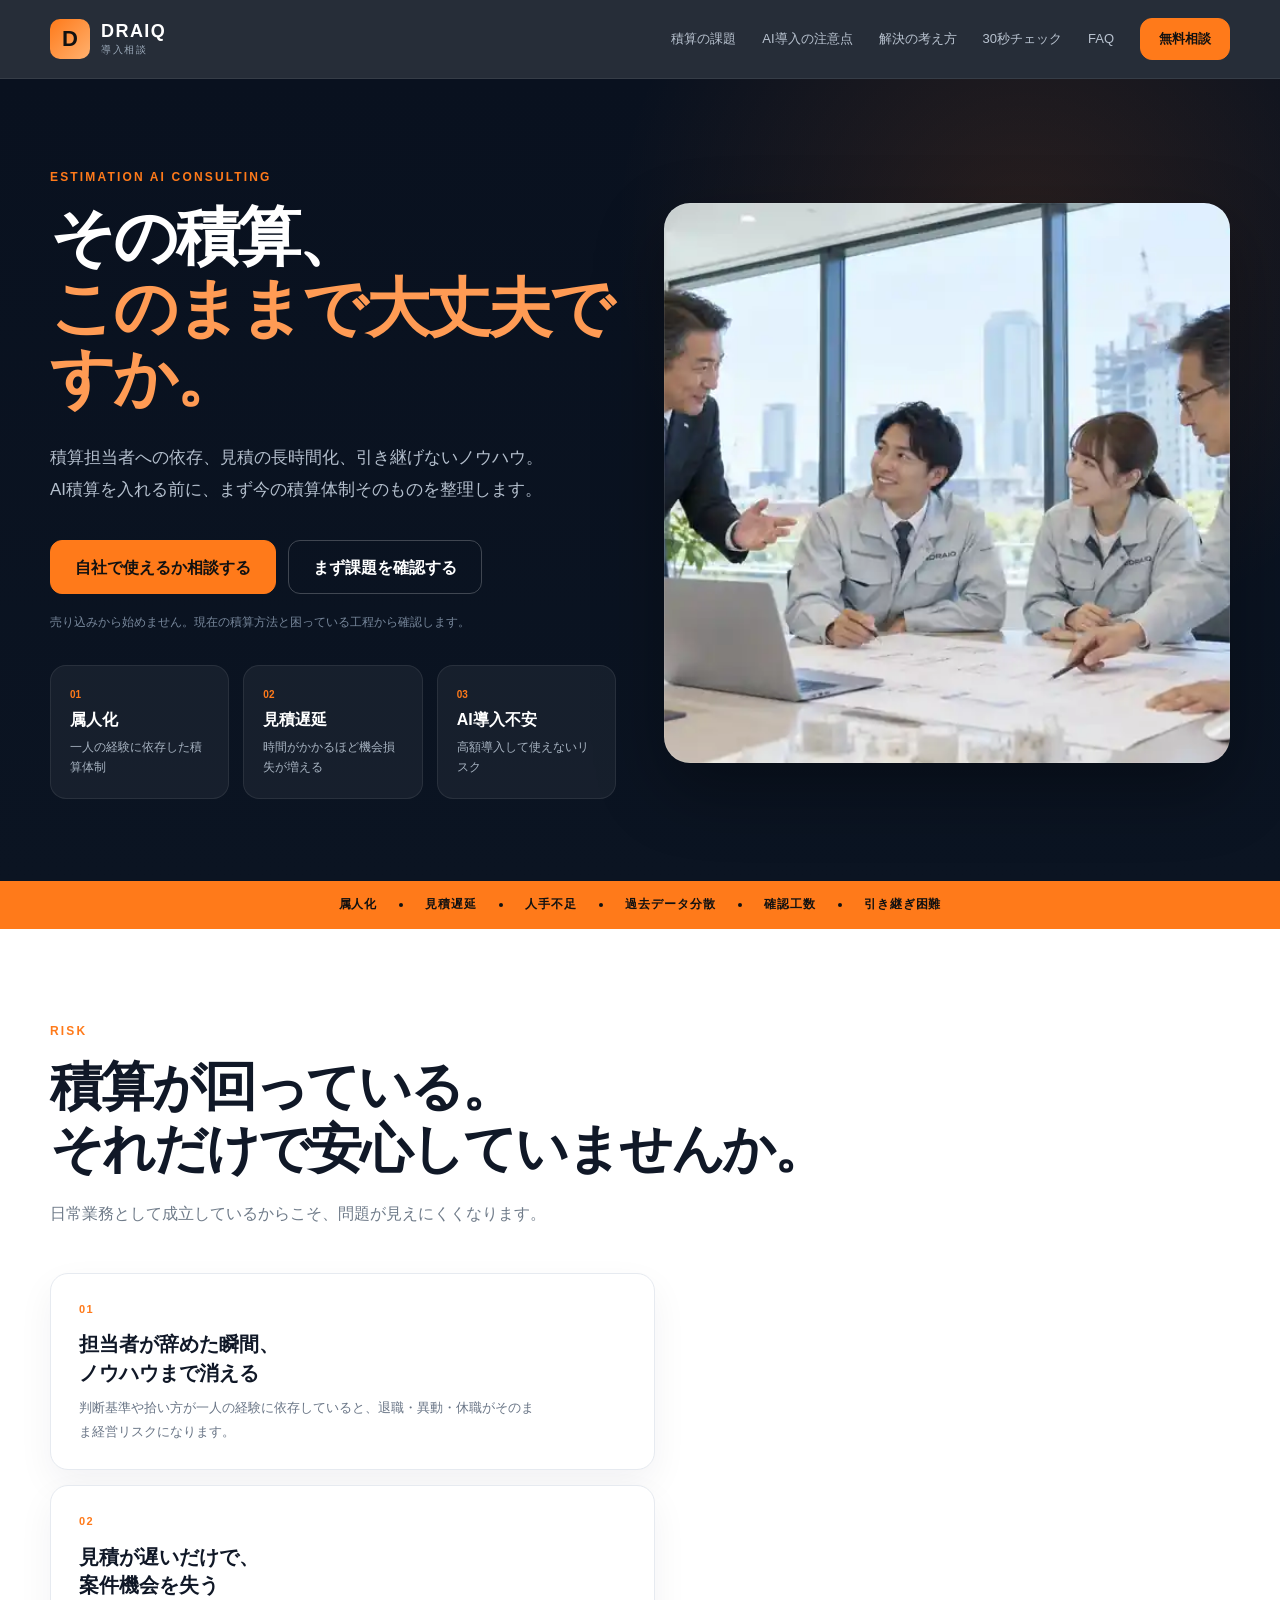
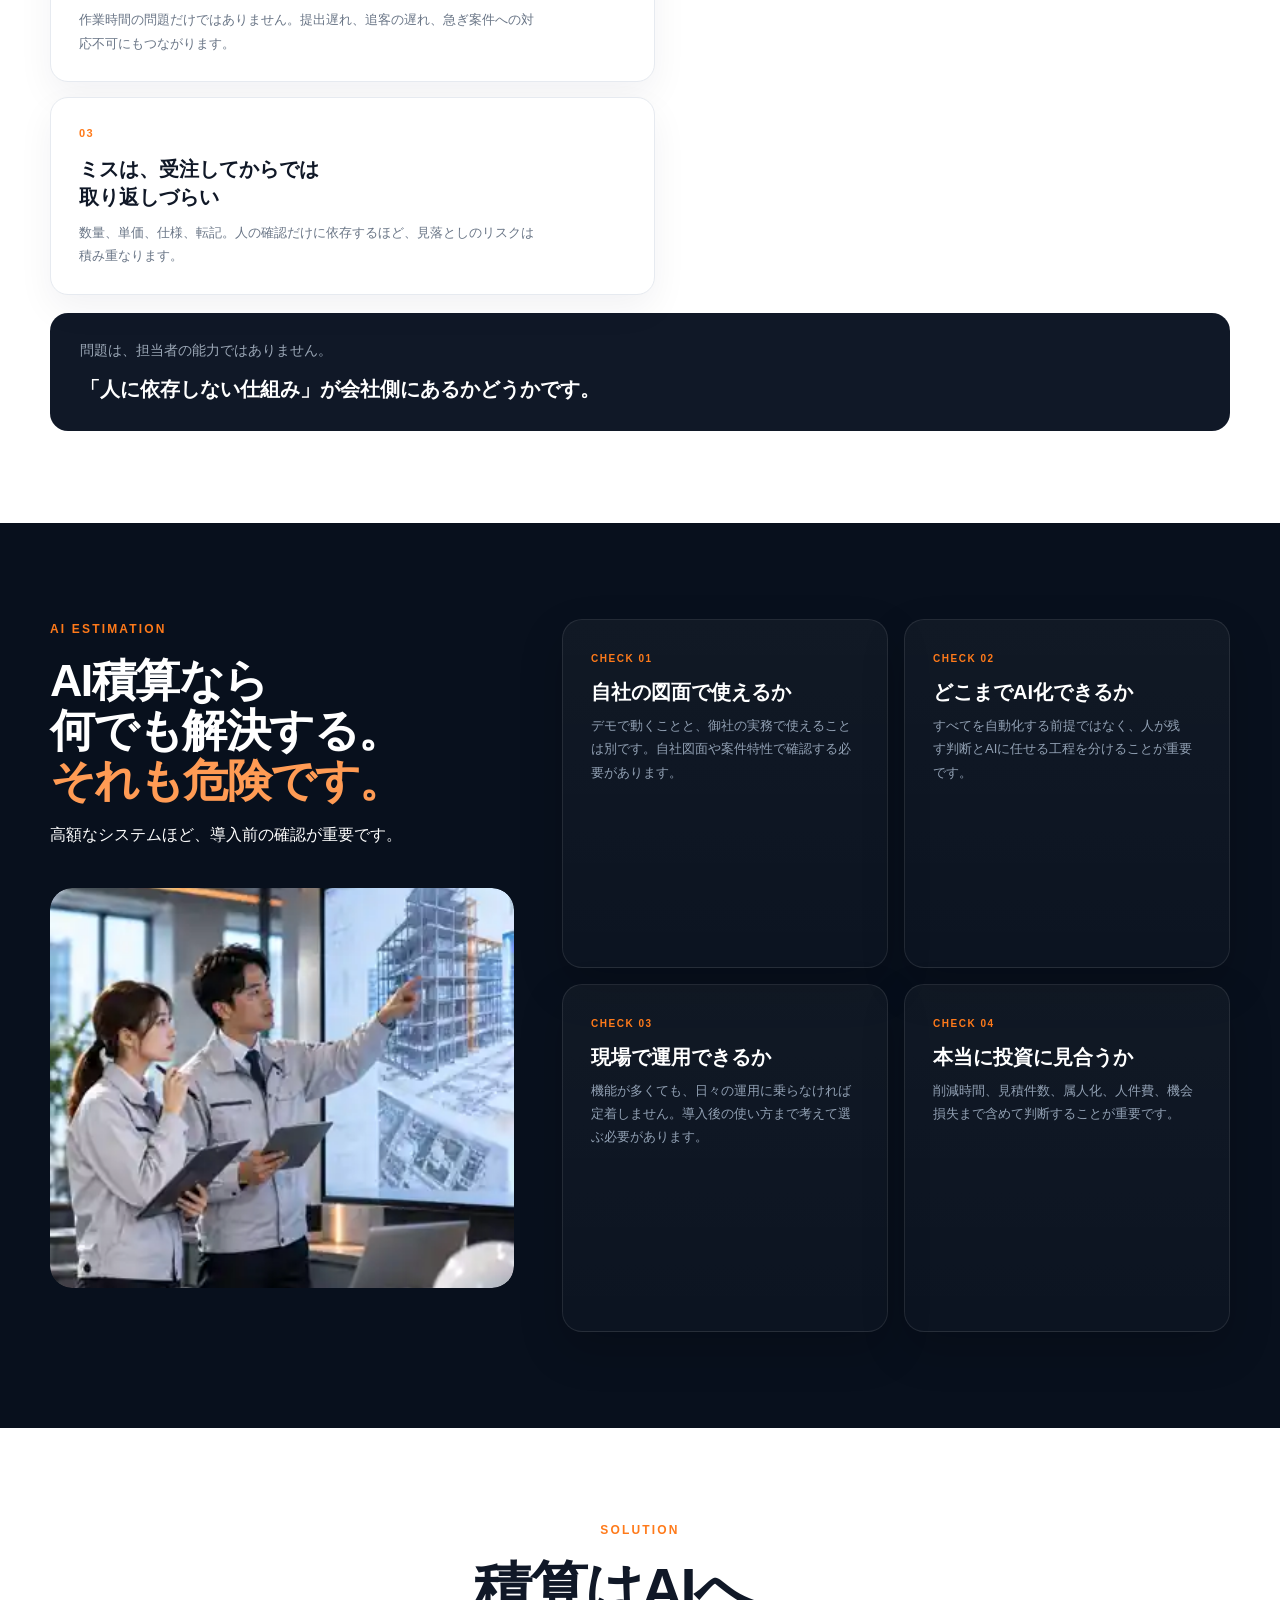
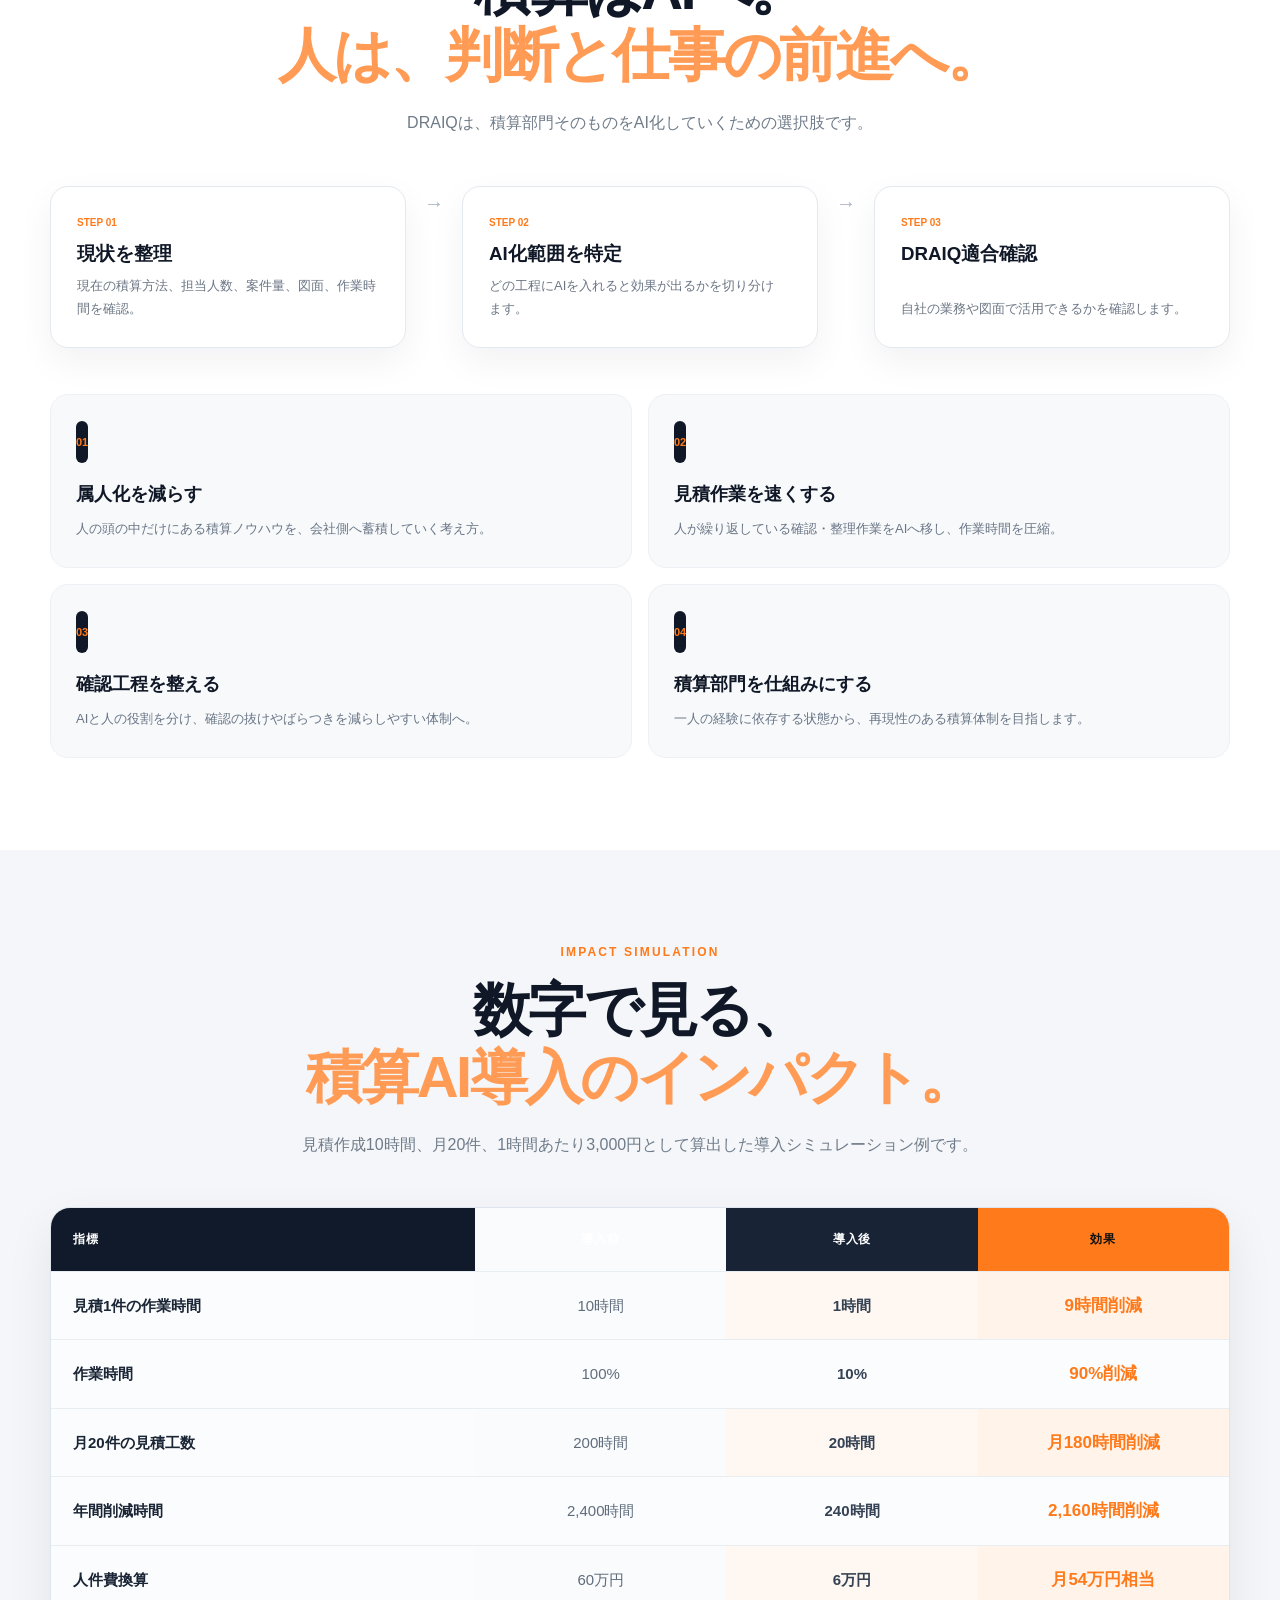
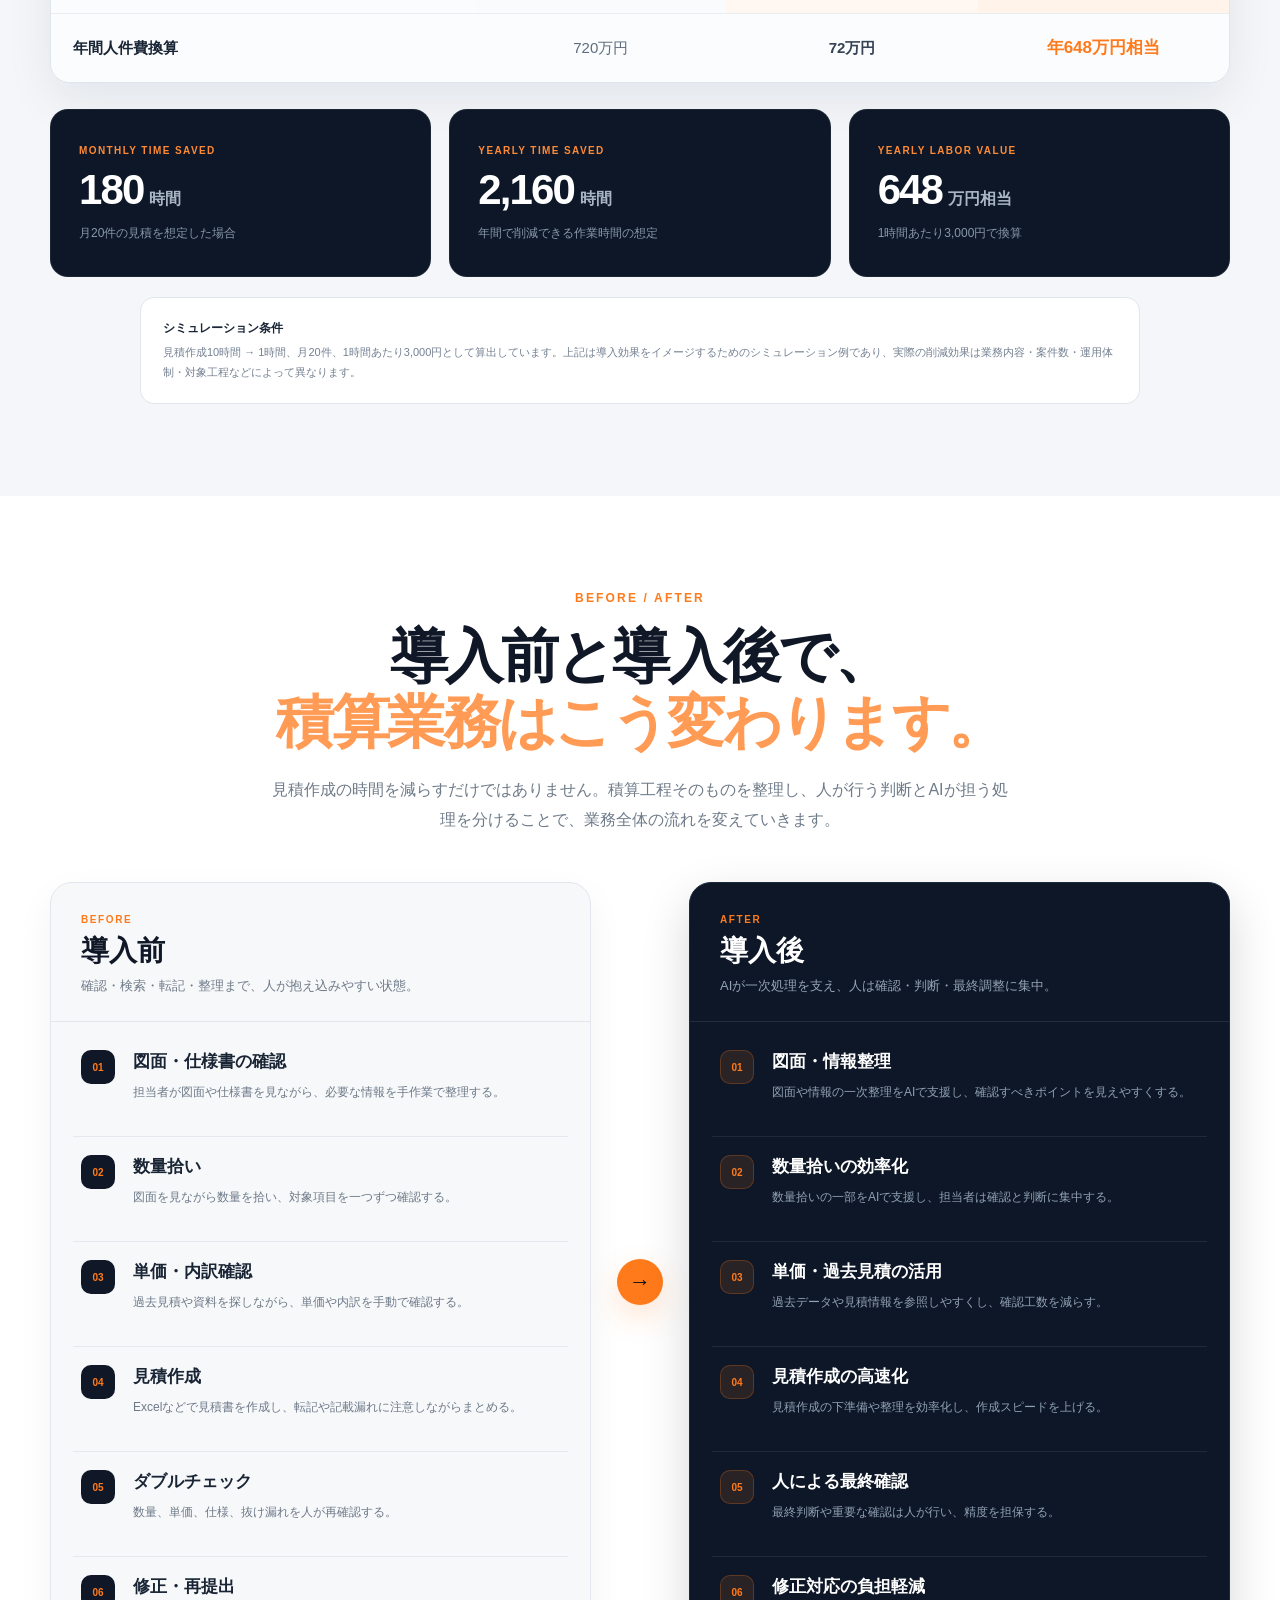
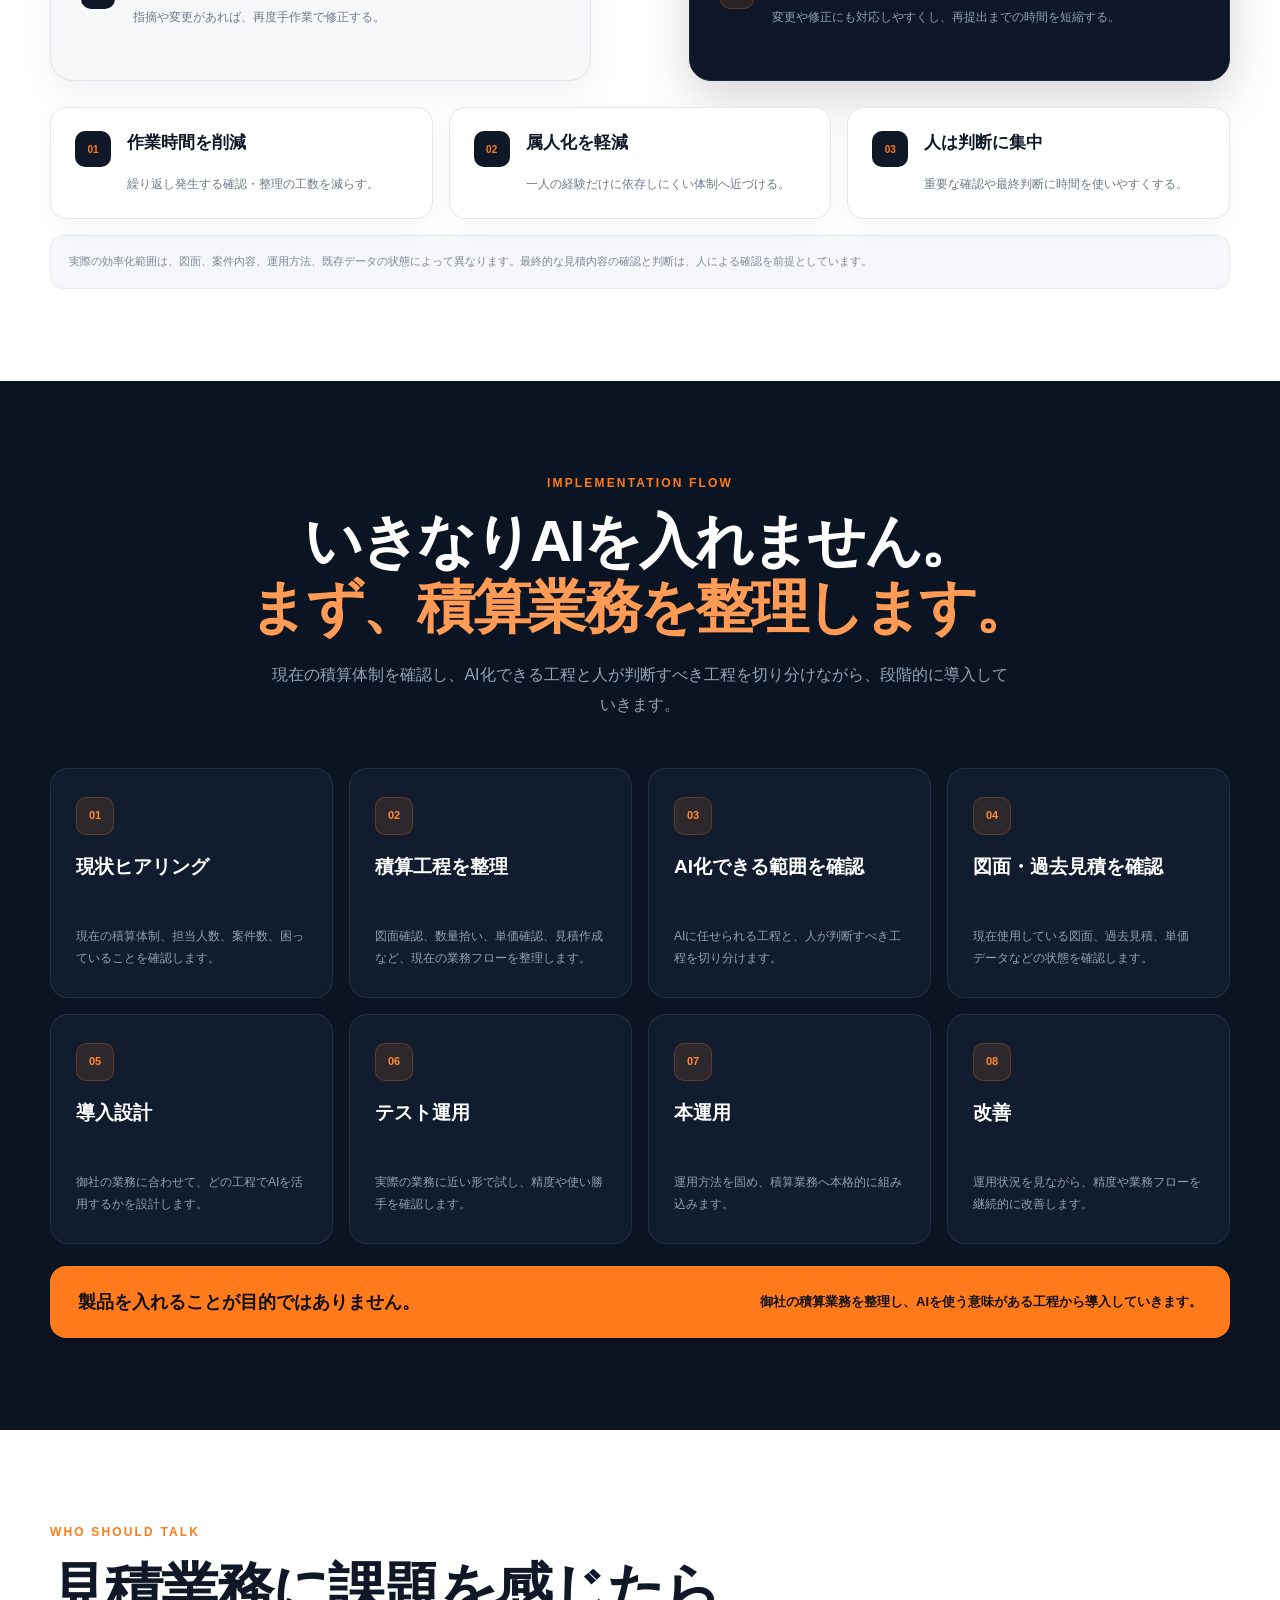
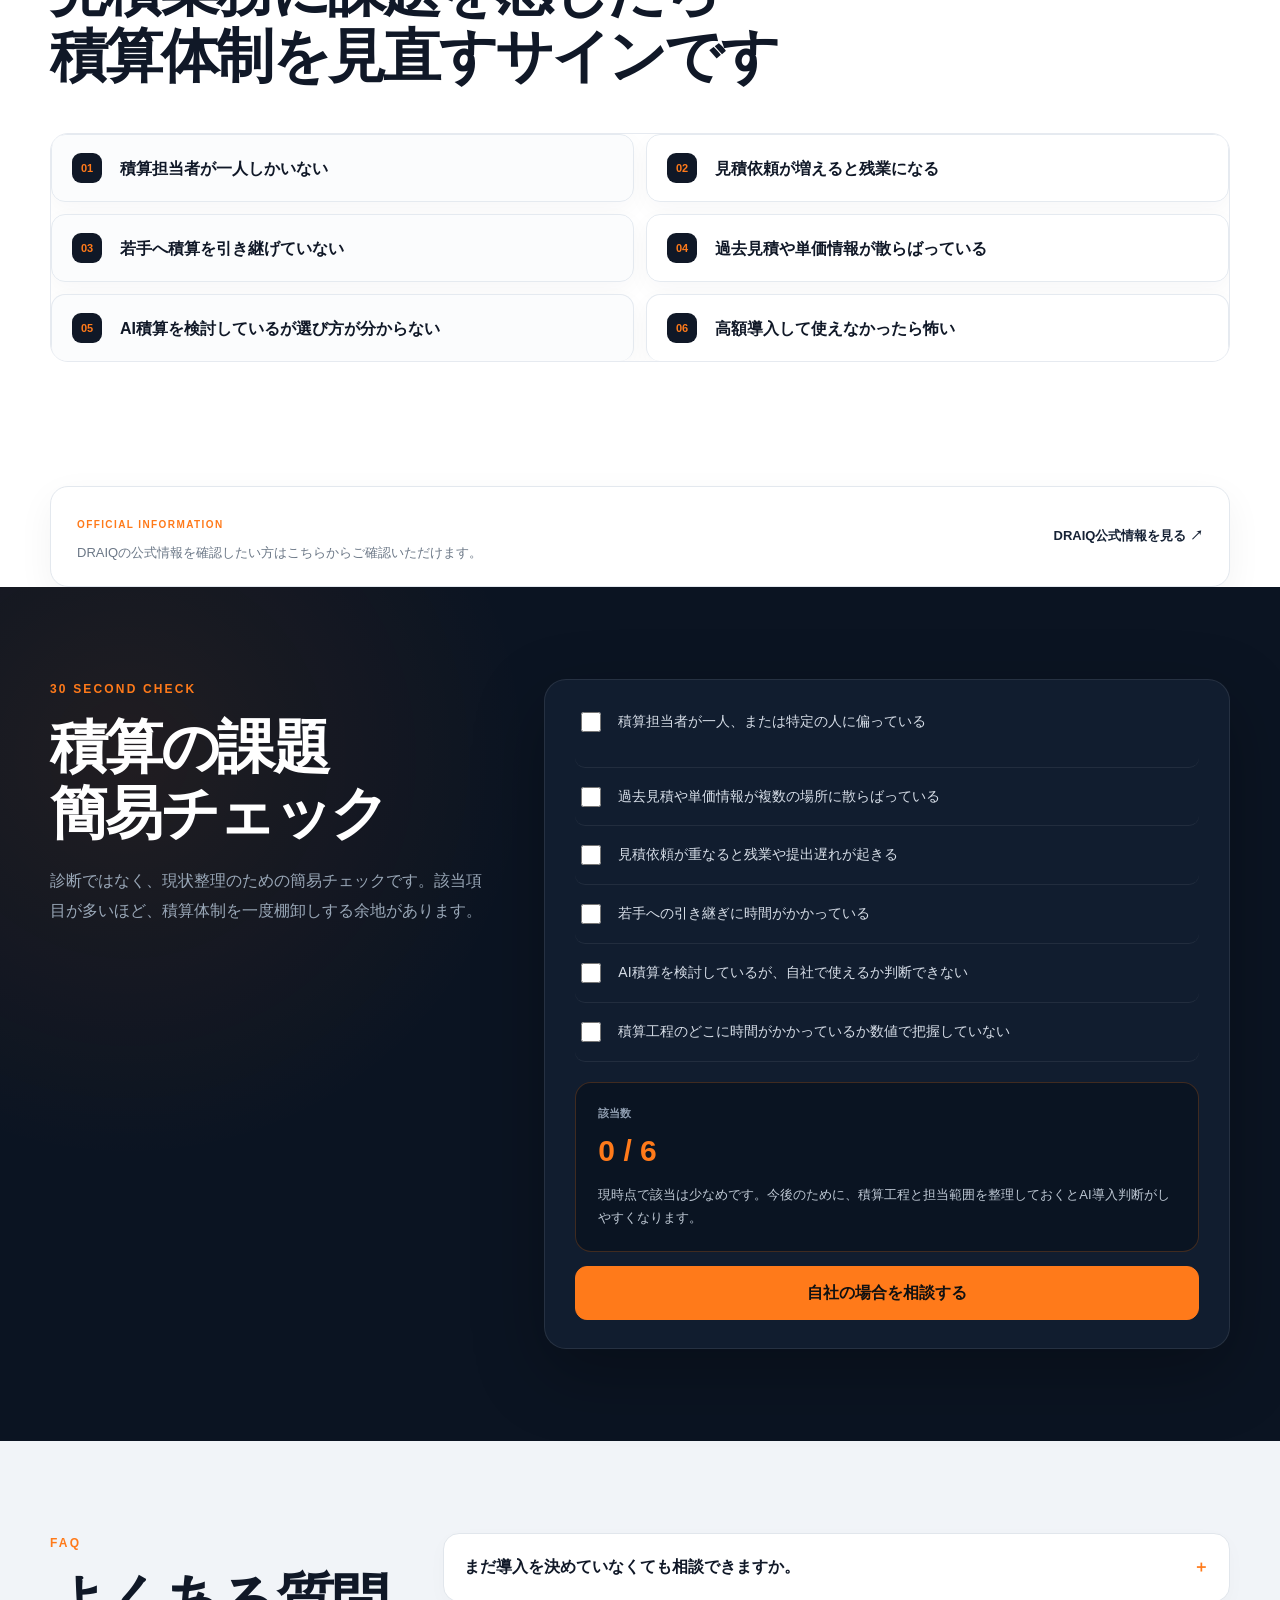
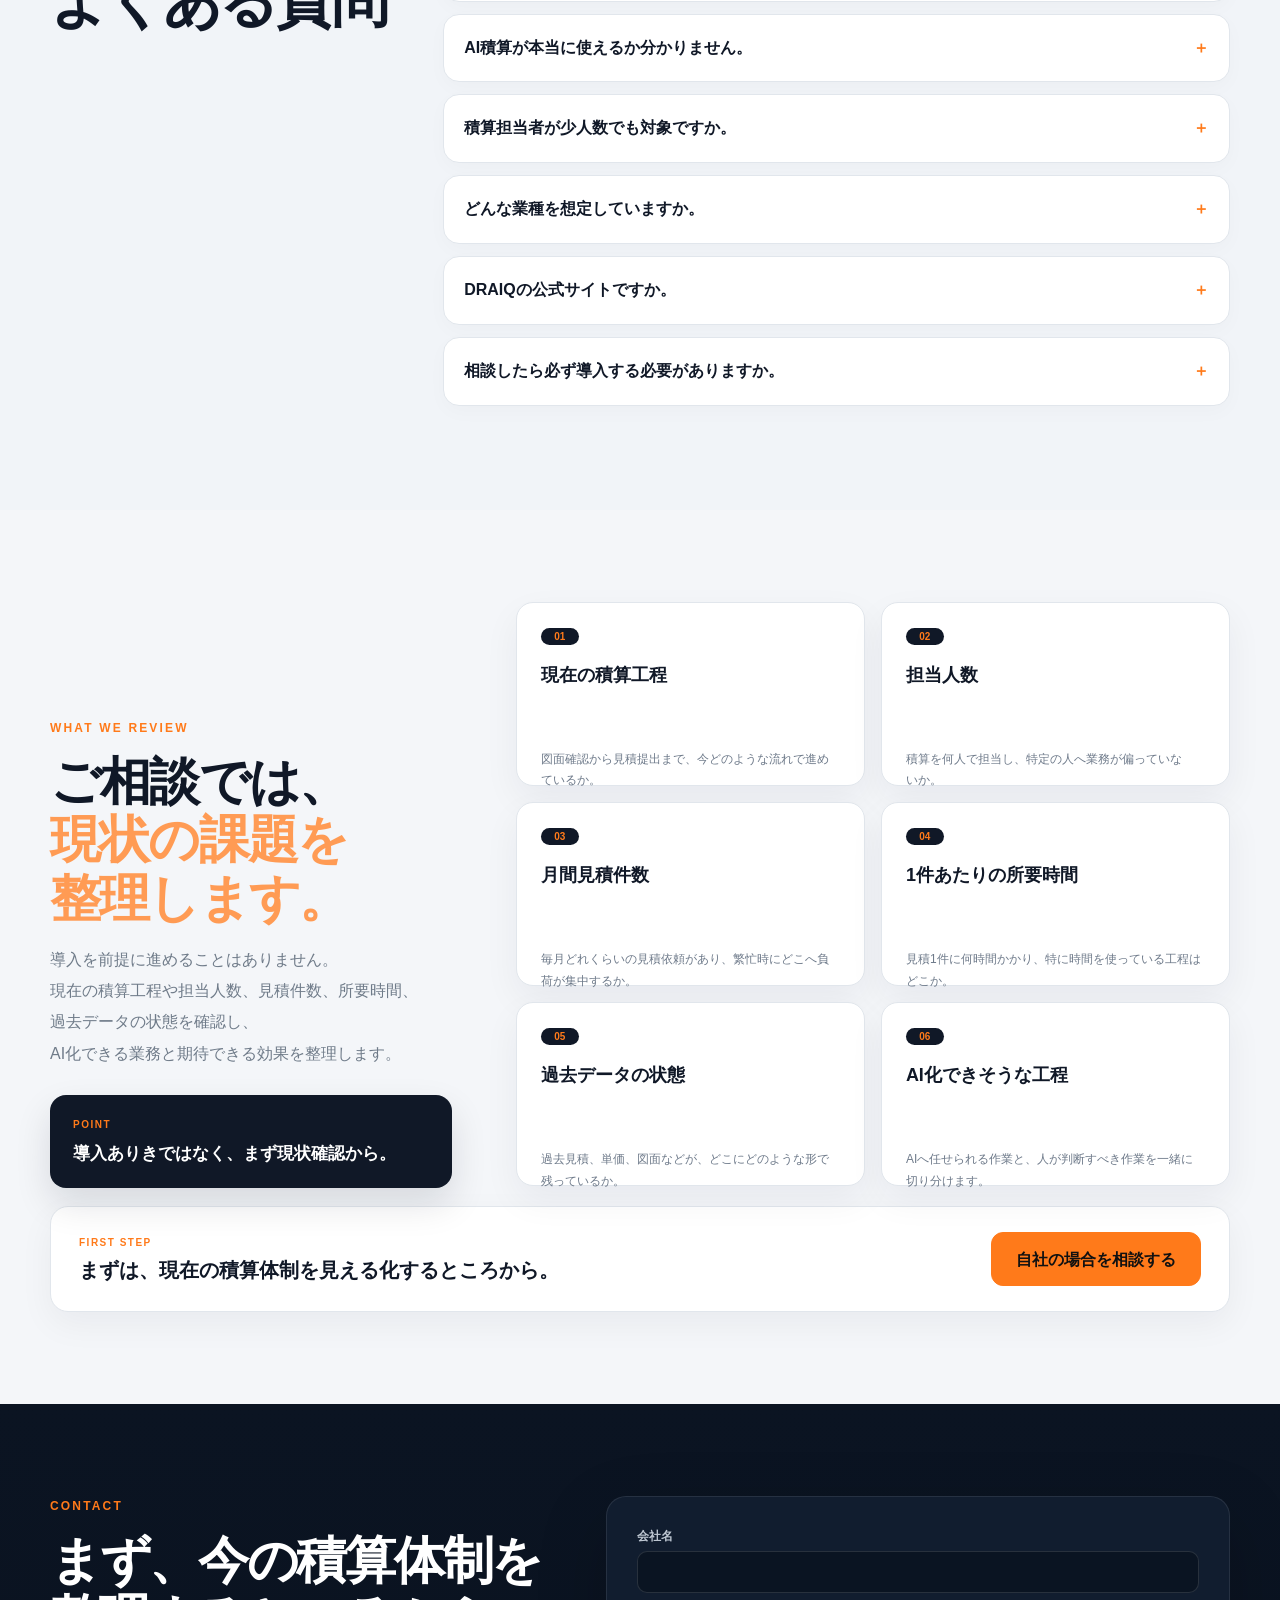
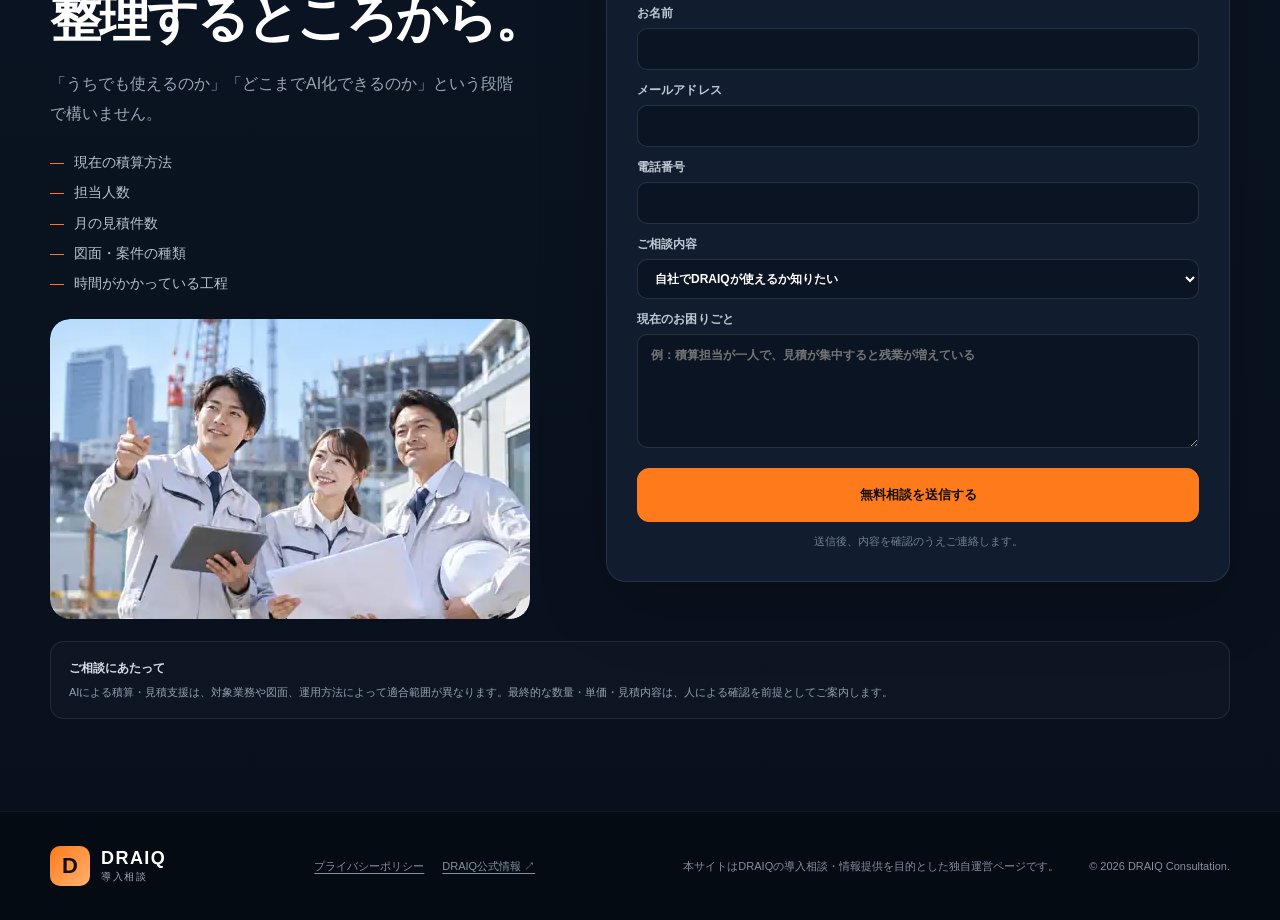
<file: index.html>
<!doctype html>
<html lang="ja">
<head>
  <meta charset="utf-8">
  <meta name="viewport" content="width=device-width, initial-scale=1">
  <title>DRAIQ導入相談｜積算、このままで大丈夫ですか</title>
  <meta name="description" content="積算の属人化、見積遅延、人手不足、AI積算導入の失敗を防ぐためのDRAIQ導入相談ページ。自社の積算体制を整理し、AI化できる業務を一緒に確認します。">
  <meta name="theme-color" content="#0b1220">
  <meta property="og:title" content="DRAIQ導入相談｜積算、このままで大丈夫ですか">
  <meta property="og:description" content="AI積算を入れる前に、まず自社の積算体制を確認する。">
  <meta property="og:type" content="website">
  <meta property="og:image" content="/assets/hero.webp">
  <meta property="og:locale" content="ja_JP">
  <link rel="icon" href="/assets/favicon.svg" type="image/svg+xml">
  <link rel="manifest" href="/site.webmanifest">
  <link rel="preload" as="image" href="/assets/hero.webp" type="image/webp">
  <meta name="format-detection" content="telephone=no">
  <link rel="stylesheet" href="assets/styles.css">

  <script type="application/ld+json">
  {
    "@context": "https://schema.org",
    "@type": "Service",
    "name": "DRAIQ導入相談",
    "serviceType": "建設会社向け積算AI導入相談",
    "areaServed": "JP",
    "description": "積算の属人化、見積業務、AI導入の適合性を整理し、DRAIQを含む解決策を検討する相談サービス。"
  }
  </script>
</head>
<body>
  <header class="site-header">
    <div class="container header-inner">
      <a class="brand" href="#top" aria-label="DRAIQ導入相談 トップへ">
        <span class="brand-mark">D</span>
        <span class="brand-copy"><strong>DRAIQ</strong><small>導入相談</small></span>
      </a>
      <button class="menu-toggle" aria-expanded="false" aria-controls="mobile-nav">MENU</button>
      <nav class="desktop-nav" aria-label="メインナビゲーション">
        <a href="#risk">積算の課題</a>
        <a href="#ai">AI導入の注意点</a>
        <a href="#solution">解決の考え方</a>
        <a href="#selfcheck">30秒チェック</a>
        <a href="#faq">FAQ</a>
        <a href="#contact" class="btn btn-small">無料相談</a>
      </nav>
    </div>
    <nav class="mobile-nav" id="mobile-nav" aria-label="モバイルナビゲーション">
      <a href="#risk">積算の課題</a>
      <a href="#ai">AI導入の注意点</a>
      <a href="#solution">解決の考え方</a>
      <a href="#selfcheck">30秒チェック</a>
      <a href="#faq">FAQ</a>
      <a href="#contact">無料相談</a>
    </nav>
  </header>

  <main id="top">
    <section class="hero">
      <div class="container hero-grid">
        <div class="hero-copy">
          <p class="eyebrow">ESTIMATION AI CONSULTING</p>
          <h1>その積算、<br><span>このままで大丈夫ですか。</span></h1>
          <p class="lead">
            積算担当者への依存、見積の長時間化、引き継げないノウハウ。<br>
            AI積算を入れる前に、まず今の積算体制そのものを整理します。
          </p>
          <div class="hero-actions">
            <a class="btn" href="#contact">自社で使えるか相談する</a>
            <a class="btn btn-ghost" href="#risk">まず課題を確認する</a>
          </div>
          <div class="hero-note">売り込みから始めません。現在の積算方法と困っている工程から確認します。</div>

          <div class="hero-mini-cards">
            <div class="mini-card">
              <span>01</span>
              <strong>属人化</strong>
              <p>一人の経験に依存した積算体制</p>
            </div>
            <div class="mini-card">
              <span>02</span>
              <strong>見積遅延</strong>
              <p>時間がかかるほど機会損失が増える</p>
            </div>
            <div class="mini-card">
              <span>03</span>
              <strong>AI導入不安</strong>
              <p>高額導入して使えないリスク</p>
            </div>
          </div>
        </div>

        <div class="hero-visual">
          <img src="assets/hero.webp" alt="図面を見ながら積算や計画を確認する建設業の担当者" width="1536" height="1024" loading="eager" fetchpriority="high">
          <div class="floating-panel">
            <div class="panel-top">
              <span>ESTIMATION RISK CHECK</span>
              <span class="status-dot"></span>
            </div>
            <div class="risk-score">
              <div>
                <small>現在の懸念</small>
                <strong>属人化・見積負荷</strong>
              </div>
              <span class="tag warning">要確認</span>
            </div>
            <div class="risk-list">
              <div><span>01</span><p>積算担当者が一人に偏っている</p></div>
              <div><span>02</span><p>過去見積が整理されていない</p></div>
              <div><span>03</span><p>見積作成に数日かかる</p></div>
            </div>
          </div>
        </div>
      </div>
    </section>

    <section class="ticker" aria-label="主な課題">
      <div class="ticker-track">
        <span>属人化</span><i></i><span>見積遅延</span><i></i><span>人手不足</span><i></i><span>過去データ分散</span><i></i><span>確認工数</span><i></i><span>引き継ぎ困難</span>
      </div>
    </section>

    <section class="section" id="risk">
      <div class="container">
        <div class="section-heading narrow">
          <p class="eyebrow">RISK</p>
          <h2>積算が回っている。<br>それだけで安心していませんか。</h2>
          <p>日常業務として成立しているからこそ、問題が見えにくくなります。</p>
        </div>

        <div class="risk-layout">
          <div class="card-grid three">
            <article class="card">
              <div class="card-number">01</div>
              <h3>担当者が辞めた瞬間、<br>ノウハウまで消える</h3>
              <p>判断基準や拾い方が一人の経験に依存していると、退職・異動・休職がそのまま経営リスクになります。</p>
            </article>
            <article class="card">
              <div class="card-number">02</div>
              <h3>見積が遅いだけで、<br>案件機会を失う</h3>
              <p>作業時間の問題だけではありません。提出遅れ、追客の遅れ、急ぎ案件への対応不可にもつながります。</p>
            </article>
            <article class="card">
              <div class="card-number">03</div>
              <h3>ミスは、受注してからでは<br>取り返しづらい</h3>
              <p>数量、単価、仕様、転記。人の確認だけに依存するほど、見落としのリスクは積み重なります。</p>
            </article>
          </div>

          <div class="image-card">
            <img src="assets/risk.webp" alt="図面と見積資料を確認する積算担当者" width="1000" height="1250" loading="lazy" decoding="async">
          </div>
        </div>

        <div class="quote-panel">
          <p>問題は、担当者の能力ではありません。</p>
          <strong>「人に依存しない仕組み」が会社側にあるかどうかです。</strong>
        </div>
      </div>
    </section>

    <section class="section section-dark" id="ai">
      <div class="container split">
        <div class="section-heading sticky">
          <p class="eyebrow">AI ESTIMATION</p>
          <h2>AI積算なら<br>何でも解決する。<br><span>それも危険です。</span></h2>
          <p>高額なシステムほど、導入前の確認が重要です。</p>
          <div class="side-image">
            <img src="assets/ai.webp" alt="BIM画面を見ながらAI導入を検討する建設担当者" width="1000" height="1250" loading="lazy" decoding="async">
          </div>
        </div>

        <div class="check-list">
          <article>
            <span>CHECK 01</span>
            <h3>自社の図面で使えるか</h3>
            <p>デモで動くことと、御社の実務で使えることは別です。自社図面や案件特性で確認する必要があります。</p>
          </article>
          <article>
            <span>CHECK 02</span>
            <h3>どこまでAI化できるか</h3>
            <p>すべてを自動化する前提ではなく、人が残す判断とAIに任せる工程を分けることが重要です。</p>
          </article>
          <article>
            <span>CHECK 03</span>
            <h3>現場で運用できるか</h3>
            <p>機能が多くても、日々の運用に乗らなければ定着しません。導入後の使い方まで考えて選ぶ必要があります。</p>
          </article>
          <article>
            <span>CHECK 04</span>
            <h3>本当に投資に見合うか</h3>
            <p>削減時間、見積件数、属人化、人件費、機会損失まで含めて判断することが重要です。</p>
          </article>
        </div>
      </div>
    </section>

    <section class="section" id="solution">
      <div class="container">
        <div class="section-heading center">
          <p class="eyebrow">SOLUTION</p>
          <h2>積算はAIへ。<br><span>人は、判断と仕事の前進へ。</span></h2>
          <p>DRAIQは、積算部門そのものをAI化していくための選択肢です。</p>
        </div>

        <div class="flow">
          <div class="flow-card">
            <span>STEP 01</span>
            <h3>現状を整理</h3>
            <p>現在の積算方法、担当人数、案件量、図面、作業時間を確認。</p>
          </div>
          <div class="flow-arrow">→</div>
          <div class="flow-card">
            <span>STEP 02</span>
            <h3>AI化範囲を特定</h3>
            <p>どの工程にAIを入れると効果が出るかを切り分けます。</p>
          </div>
          <div class="flow-arrow">→</div>
          <div class="flow-card">
            <span>STEP 03</span>
            <h3>DRAIQ適合確認</h3>
            <p>自社の業務や図面で活用できるかを確認します。</p>
          </div>
        </div>

        <div class="feature-grid">
          <article class="feature">
            <span class="feature-icon">01</span>
            <div><h3>属人化を減らす</h3><p>人の頭の中だけにある積算ノウハウを、会社側へ蓄積していく考え方。</p></div>
          </article>
          <article class="feature">
            <span class="feature-icon">02</span>
            <div><h3>見積作業を速くする</h3><p>人が繰り返している確認・整理作業をAIへ移し、作業時間を圧縮。</p></div>
          </article>
          <article class="feature">
            <span class="feature-icon">03</span>
            <div><h3>確認工程を整える</h3><p>AIと人の役割を分け、確認の抜けやばらつきを減らしやすい体制へ。</p></div>
          </article>
          <article class="feature">
            <span class="feature-icon">04</span>
            <div><h3>積算部門を仕組みにする</h3><p>一人の経験に依存する状態から、再現性のある積算体制を目指します。</p></div>
          </article>
        </div>
      </div>
    </section>

    <section class="section section-orange">
      <div class="container">
        <div class="callout">
          <div>
            <p class="eyebrow dark">FOR MANAGEMENT</p>
            <h2>「AIを入れるか」より先に、<br>「何をAI化するか」を決める。</h2>
          </div>
          <p>積算AIの導入相談は、製品説明より先に現在の業務整理から始めます。</p>
        </div>
      </div>
    </section>

    <section class="section" id="cases">
      <div class="container">
        <div class="section-heading narrow">
          <p class="eyebrow">WHO SHOULD TALK</p>
          <h2>こんな会社は、<br>一度積算体制を見直す価値があります。</h2>
        </div>
        <div class="case-list">
          <div><span>01</span><p>積算担当者が一人しかいない</p></div>
          <div><span>02</span><p>見積依頼が増えると残業になる</p></div>
          <div><span>03</span><p>若手へ積算を引き継げていない</p></div>
          <div><span>04</span><p>過去見積や単価情報が散らばっている</p></div>
          <div><span>05</span><p>AI積算を検討しているが選び方が分からない</p></div>
          <div><span>06</span><p>高額導入して使えなかったら怖い</p></div>
        </div>
      </div>
    </section>


    <section class="official-section">
      <div class="official-note">
          <div>
            <span>OFFICIAL INFORMATION</span>
            <p>DRAIQの公式情報を確認したい方はこちらからご確認いただけます。</p>
          </div>
          <a href="https://draiq.vercel.app/" target="_blank" rel="noopener noreferrer">DRAIQ公式情報を見る ↗</a>
      </div>
    </section>


    <section class="section selfcheck-section" id="selfcheck">
      <div class="container selfcheck-grid">
        <div class="section-heading">
          <p class="eyebrow">30 SECOND CHECK</p>
          <h2>御社の積算体制、<br>いくつ当てはまりますか。</h2>
          <p>診断ではなく、現状整理のための簡易チェックです。該当項目が多いほど、積算体制を一度棚卸しする余地があります。</p>
        </div>

        <div class="selfcheck-card">
          <label class="check-item"><input type="checkbox" class="risk-check"><span>積算担当者が一人、または特定の人に偏っている</span></label>
          <label class="check-item"><input type="checkbox" class="risk-check"><span>過去見積や単価情報が複数の場所に散らばっている</span></label>
          <label class="check-item"><input type="checkbox" class="risk-check"><span>見積依頼が重なると残業や提出遅れが起きる</span></label>
          <label class="check-item"><input type="checkbox" class="risk-check"><span>若手への引き継ぎに時間がかかっている</span></label>
          <label class="check-item"><input type="checkbox" class="risk-check"><span>AI積算を検討しているが、自社で使えるか判断できない</span></label>
          <label class="check-item"><input type="checkbox" class="risk-check"><span>積算工程のどこに時間がかかっているか数値で把握していない</span></label>

          <div class="selfcheck-result" aria-live="polite">
            <span>該当数</span>
            <strong id="risk-count">0 / 6</strong>
            <p id="risk-message">まずは現在の積算方法を整理しておくと、今後のAI導入判断がしやすくなります。</p>
          </div>
          <a class="btn selfcheck-cta" href="#contact">自社の場合を相談する</a>
        </div>
      </div>
    </section>

    <section class="section section-soft" id="faq">
      <div class="container faq-layout">
        <div class="section-heading">
          <p class="eyebrow">FAQ</p>
          <h2>よくある質問</h2>
        </div>
        <div class="faq-list">
          <details>
            <summary>まだ導入を決めていなくても相談できますか。</summary>
            <p>はい。自社に合うか分からない段階でも問題ありません。現状の積算方法と困っている工程から確認します。</p>
          </details>
          <details>
            <summary>AI積算が本当に使えるか分かりません。</summary>
            <p>その確認をするための相談です。最初から導入を前提にせず、自社業務との相性を整理します。</p>
          </details>
          <details>
            <summary>積算担当者が少人数でも対象ですか。</summary>
            <p>むしろ少人数ほど、属人化や引き継ぎの影響が大きくなるため、体制確認の価値があります。</p>
          </details>
          <details>
            <summary>どんな業種を想定していますか。</summary>
            <p>施工会社、内装、改修、専門工事など、見積・積算業務を抱える事業者を主な対象として想定しています。</p>
          </details>

          <details>
            <summary>DRAIQの公式サイトですか。</summary>
            <p>本サイトはDRAIQの導入相談・情報提供を目的とした独自運営ページです。製品の公式情報は、ページ内の「DRAIQ公式情報」リンクから確認できます。</p>
          </details>
          <details>
            <summary>相談したら必ず導入する必要がありますか。</summary>
            <p>いいえ。現在の積算方法や課題を整理したうえで、自社に必要かどうかを確認するための相談としてご利用いただけます。</p>
          </details>
        </div>
      </div>
    </section>

    <section class="section contact-section" id="contact">
      <div class="container contact-grid">
        <div>
          <p class="eyebrow">CONTACT</p>
          <h2>まず、今の積算体制を<br>整理するところから。</h2>
          <p class="contact-lead">「うちでも使えるのか」「どこまでAI化できるのか」という段階で構いません。</p>
          <ul class="contact-points">
            <li>現在の積算方法</li>
            <li>担当人数</li>
            <li>月の見積件数</li>
            <li>図面・案件の種類</li>
            <li>時間がかかっている工程</li>
          </ul>
          <div class="contact-person">
            <img src="assets/contact.webp" alt="建設業の相談に対応する担当者" width="1200" height="900" loading="lazy" decoding="async">
          </div>
        </div>

        <form class="contact-form" name="draiq-contact" method="POST" action="/thanks/" data-netlify="true" netlify-honeypot="bot-field">
          <input type="hidden" name="form-name" value="draiq-contact">
          <p class="hidden">
            <label>Do not fill this out if you're human: <input name="bot-field"></label>
          </p>
          <label>会社名<input type="text" name="company" autocomplete="organization" maxlength="120" required></label>
          <label>お名前<input type="text" name="name" autocomplete="name" maxlength="80" required></label>
          <label>メールアドレス<input type="email" name="email" autocomplete="email" maxlength="180" required></label>
          <label>電話番号<input type="tel" name="tel" autocomplete="tel" maxlength="30" inputmode="tel"></label>
          <label>ご相談内容
            <select name="topic">
              <option>自社でDRAIQが使えるか知りたい</option>
              <option>積算業務のAI化について相談したい</option>
              <option>属人化・人手不足を改善したい</option>
              <option>AI積算ツールの選び方を相談したい</option>
              <option>その他</option>
            </select>
          </label>
          <label>現在のお困りごと<textarea name="message" rows="5" maxlength="2000" placeholder="例：積算担当が一人で、見積が集中すると残業が増えている"></textarea></label>
          <button class="btn form-btn" type="submit">無料相談を送信する</button>
          <p class="form-note">送信後、内容を確認のうえご連絡します。</p>
        </form>

      </div>
      <div class="container">
        <div class="service-disclaimer">
          <strong>ご相談にあたって</strong>
          <p>AIによる積算・見積支援は、対象業務や図面、運用方法によって適合範囲が異なります。最終的な数量・単価・見積内容は、人による確認を前提としてご案内します。</p>
        </div>
      </div>
    </section>
  </main>

  <footer class="footer">
    <div class="container footer-inner">
      <div class="brand footer-brand">
        <span class="brand-mark">D</span>
        <span class="brand-copy"><strong>DRAIQ</strong><small>導入相談</small></span>
      </div>
      <div class="footer-links"><a href="/privacy/">プライバシーポリシー</a><a href="https://draiq.vercel.app/" target="_blank" rel="noopener noreferrer">DRAIQ公式情報 ↗</a></div>
      <p>本サイトはDRAIQの導入相談・情報提供を目的とした独自運営ページです。</p>
      <p class="copyright">© 2026 DRAIQ Consultation.</p>
    </div>
  </footer>
<a class="mobile-sticky-cta" href="#contact">無料で相談する</a>

  <script src="assets/app.js"></script>
</body>
</html>
</file>
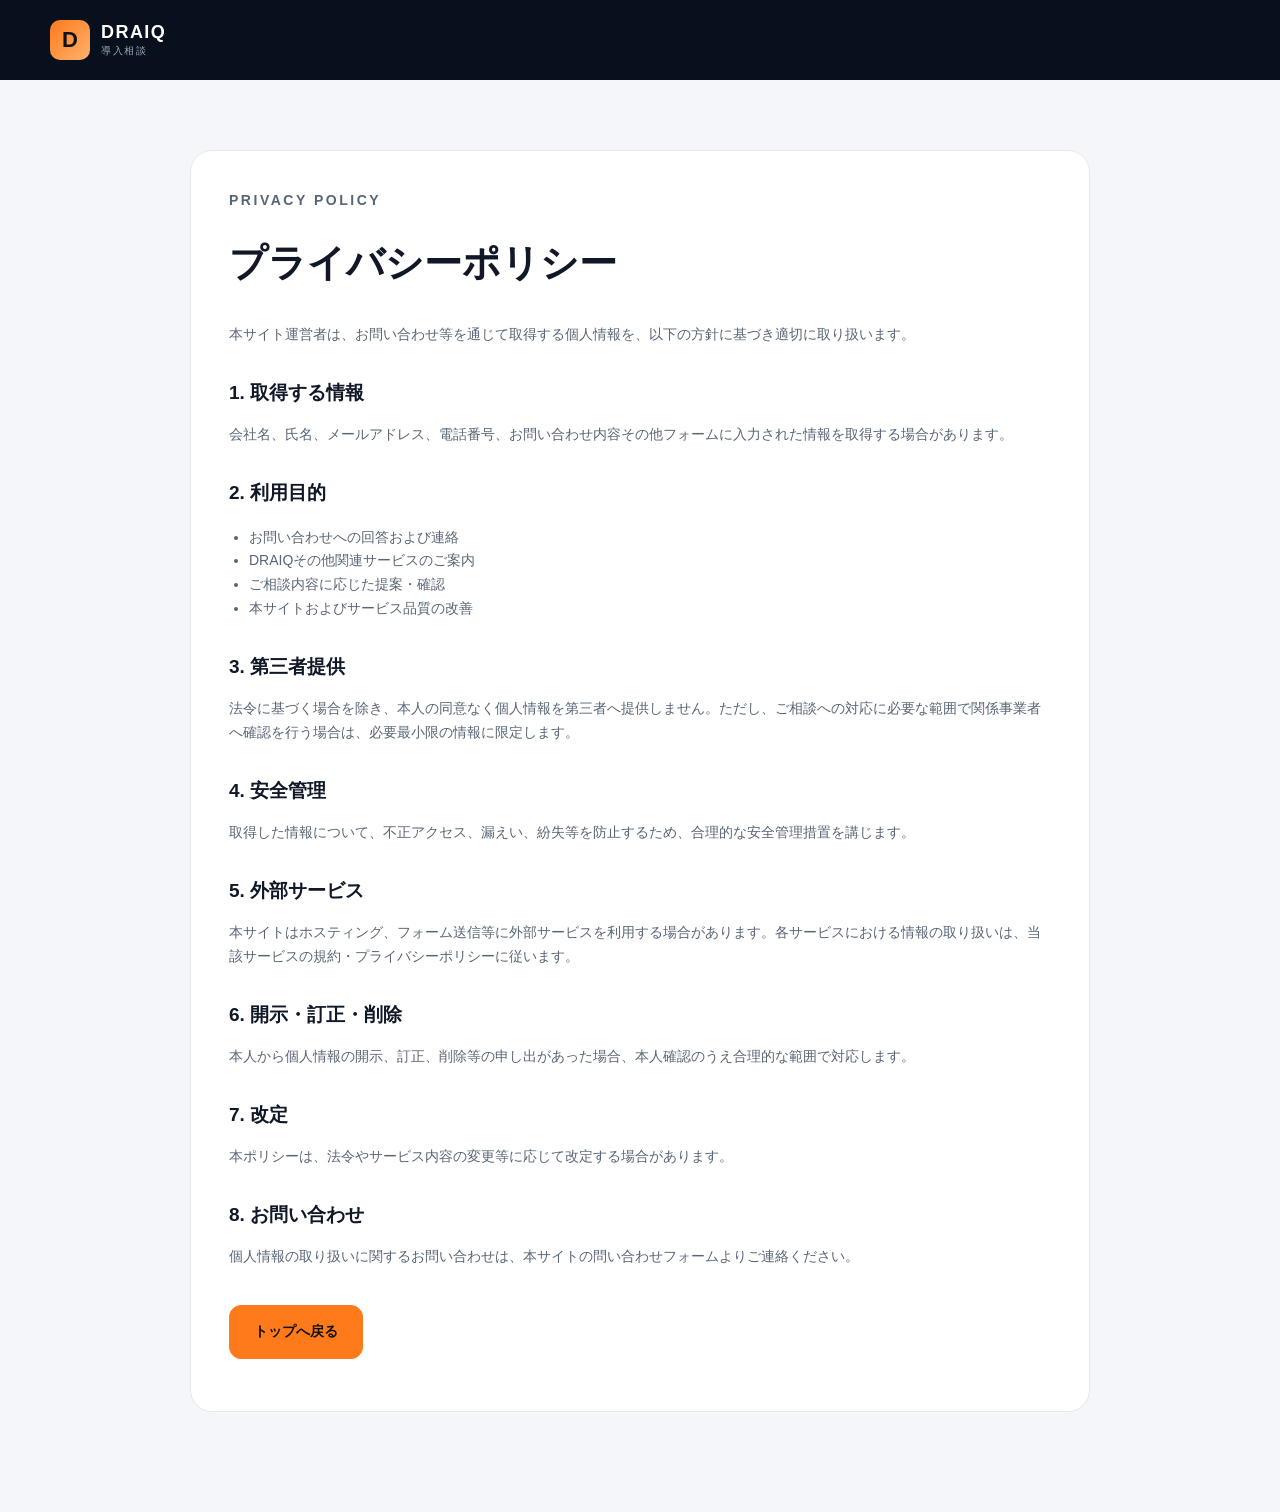
<file: privacy/index.html>
<!doctype html>
<html lang="ja">
<head>
  <meta charset="utf-8">
  <meta name="viewport" content="width=device-width, initial-scale=1">
  <title>プライバシーポリシー｜DRAIQ導入相談</title>
  <meta name="robots" content="index,follow">
  <link rel="stylesheet" href="/css/style.css">
</head>
<body class="policy-page">
  <header class="policy-header">
    <div class="container">
      <a class="brand" href="/">
        <span class="brand-mark">D</span>
        <span class="brand-copy"><strong>DRAIQ</strong><small>導入相談</small></span>
      </a>
    </div>
  </header>
  <main class="policy-main">
    <div class="container">
      <article class="policy-card">
        <p class="eyebrow">PRIVACY POLICY</p>
        <h1>プライバシーポリシー</h1>
        <p>本サイト運営者は、お問い合わせ等を通じて取得する個人情報を、以下の方針に基づき適切に取り扱います。</p>
        <h2>1. 取得する情報</h2><p>会社名、氏名、メールアドレス、電話番号、お問い合わせ内容その他フォームに入力された情報を取得する場合があります。</p>
        <h2>2. 利用目的</h2><ul><li>お問い合わせへの回答および連絡</li><li>DRAIQその他関連サービスのご案内</li><li>ご相談内容に応じた提案・確認</li><li>本サイトおよびサービス品質の改善</li></ul>
        <h2>3. 第三者提供</h2><p>法令に基づく場合を除き、本人の同意なく個人情報を第三者へ提供しません。ただし、ご相談への対応に必要な範囲で関係事業者へ確認を行う場合は、必要最小限の情報に限定します。</p>
        <h2>4. 安全管理</h2><p>取得した情報について、不正アクセス、漏えい、紛失等を防止するため、合理的な安全管理措置を講じます。</p>
        <h2>5. 外部サービス</h2><p>本サイトはホスティング、フォーム送信等に外部サービスを利用する場合があります。各サービスにおける情報の取り扱いは、当該サービスの規約・プライバシーポリシーに従います。</p>
        <h2>6. 開示・訂正・削除</h2><p>本人から個人情報の開示、訂正、削除等の申し出があった場合、本人確認のうえ合理的な範囲で対応します。</p>
        <h2>7. 改定</h2><p>本ポリシーは、法令やサービス内容の変更等に応じて改定する場合があります。</p>
        <h2>8. お問い合わせ</h2><p>個人情報の取り扱いに関するお問い合わせは、本サイトの問い合わせフォームよりご連絡ください。</p>
        <p style="margin-top:36px"><a class="btn" href="/">トップへ戻る</a></p>
      </article>
    </div>
  </main>
</body>
</html>
</file>
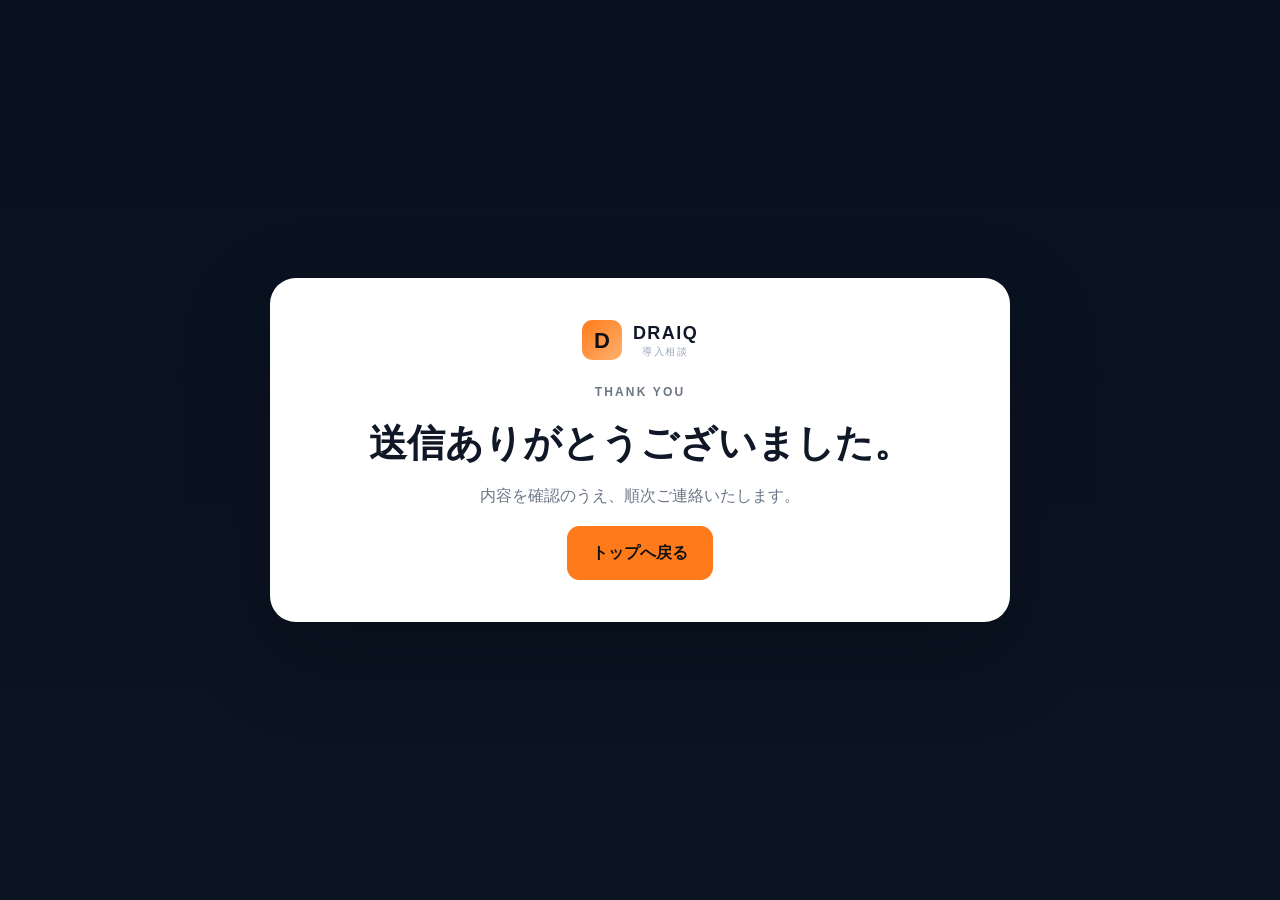
<file: thanks/index.html>
<!doctype html>
<html lang="ja">
<head>
  <meta charset="utf-8">
  <meta name="viewport" content="width=device-width, initial-scale=1">
  <title>送信ありがとうございました｜DRAIQ導入相談</title>
  <meta name="robots" content="noindex">
  <link rel="stylesheet" href="/css/style.css">
</head>
<body class="thanks-page">
  <main class="thanks-wrap">
    <div class="thanks-card">
      <div class="brand thanks-brand">
        <span class="brand-mark">D</span>
        <span class="brand-copy"><strong>DRAIQ</strong><small>導入相談</small></span>
      </div>
      <p class="eyebrow">THANK YOU</p>
      <h1>送信ありがとうございました。</h1>
      <p>内容を確認のうえ、順次ご連絡いたします。</p>
      <a class="btn" href="/">トップへ戻る</a>
    </div>
  </main>
</body>
</html>
</file>
<file: assets/styles.css>
@import url("./base.css");
@import url("./v7.css");
@import url("./latest.css");
@import url("./linebreak-polish.css");
@import url("./visual-polish.css");
@import url("./final-polish.css");
</file>
<file: css/style.css>
:root{
  --bg:#08101d;
  --bg2:#0d1727;
  --panel:#111d2f;
  --text:#f5f7fb;
  --muted:#98a6b9;
  --line:rgba(255,255,255,.09);
  --orange:#ff7a1a;
  --orange2:#ff9b54;
  --paper:#f5f7fa;
  --ink:#101827;
  --max:1180px;
  --radius:20px;
}
html{scroll-behavior:smooth}
body{margin:0;font-family:Inter,"Noto Sans JP","Yu Gothic",Meiryo,sans-serif;background:#fff;color:var(--ink);line-height:1.7}
*{box-sizing:border-box}
img{max-width:100%;display:block}
a{color:inherit;text-decoration:none}
.hidden{display:none}
.container{width:min(calc(100% - 40px),var(--max));margin:0 auto}
.site-header{position:sticky;top:0;z-index:100;background:rgba(8,16,29,.88);backdrop-filter:blur(16px);border-bottom:1px solid rgba(255,255,255,.08)}
.header-inner{min-height:78px;display:flex;align-items:center;justify-content:space-between;gap:28px;color:#fff}
.brand{display:flex;align-items:center;gap:11px}
.brand-mark{width:40px;height:40px;border-radius:10px;display:grid;place-items:center;background:linear-gradient(135deg,var(--orange),#ffb16f);color:#111;font-weight:900;font-size:22px}
.brand-copy{display:flex;flex-direction:column;line-height:1.05}
.brand-copy strong{font-size:18px;letter-spacing:.08em}
.brand-copy small{margin-top:4px;color:#9aa8b8;font-size:10px;letter-spacing:.15em}
.desktop-nav{display:flex;align-items:center;gap:26px;font-size:13px;color:#b9c3d0}
.desktop-nav a:hover{color:#fff}
.menu-toggle,.mobile-nav{display:none}
.btn{display:inline-flex;align-items:center;justify-content:center;min-height:54px;padding:0 24px;border-radius:12px;background:var(--orange);color:#111;font-weight:800;border:1px solid var(--orange);transition:.2s}
.btn:hover{transform:translateY(-1px);filter:brightness(1.05)}
.btn-small{min-height:42px;padding:0 18px;font-size:13px}
.btn-ghost{background:transparent;color:#fff;border-color:rgba(255,255,255,.22)}
.hero{background:radial-gradient(circle at 80% 20%,rgba(255,122,26,.13),transparent 34%),linear-gradient(180deg,#09111f 0%,#0b1422 100%);color:#fff;padding:98px 0 90px;overflow:hidden}
.hero-grid{display:grid;grid-template-columns:1fr 1fr;gap:56px;align-items:center}
.eyebrow{margin:0 0 18px;color:var(--orange);font-size:12px;font-weight:900;letter-spacing:.18em;text-transform:uppercase}
.hero h1,.section-heading h2,.contact-section h2{margin:0;font-size:clamp(42px,5.8vw,72px);line-height:1.08;letter-spacing:-.045em}
.hero h1 span,.section-heading h2 span{color:var(--orange2)}
.lead{margin:28px 0 0;color:#b5c0ce;font-size:17px}
.hero-actions{display:flex;gap:12px;flex-wrap:wrap;margin-top:34px}
.hero-note{margin-top:18px;font-size:12px;color:#77879b}
.hero-mini-cards{display:grid;grid-template-columns:repeat(3,1fr);gap:12px;margin-top:32px}
.mini-card{padding:18px;border-radius:16px;background:rgba(255,255,255,.05);border:1px solid rgba(255,255,255,.08)}
.mini-card span{display:block;font-size:10px;font-weight:900;color:var(--orange);margin-bottom:6px}
.mini-card strong{display:block;font-size:16px}
.mini-card p{margin:6px 0 0;color:#a8b4c2;font-size:12px;line-height:1.6}
.hero-visual{position:relative}
.hero-visual>img{width:100%;height:620px;object-fit:cover;border-radius:26px;box-shadow:0 26px 70px rgba(0,0,0,.33)}
.floating-panel{position:absolute;left:-26px;bottom:28px;width:min(86%,370px);background:linear-gradient(180deg,rgba(23,36,56,.95),rgba(13,24,40,.96));border:1px solid rgba(255,255,255,.12);border-radius:22px;padding:20px;box-shadow:0 22px 60px rgba(0,0,0,.35)}
.panel-top,.risk-score{display:flex;align-items:center;justify-content:space-between}
.panel-top{font-size:10px;letter-spacing:.16em;color:#8190a3;border-bottom:1px solid var(--line);padding-bottom:14px}
.status-dot{width:8px;height:8px;border-radius:50%;background:var(--orange);box-shadow:0 0 20px var(--orange)}
.risk-score{padding:18px 0 12px}
.risk-score small{display:block;color:#78889c;font-size:11px}
.risk-score strong{display:block;margin-top:3px;font-size:22px;line-height:1.3}
.tag{font-size:11px;font-weight:800;padding:6px 10px;border-radius:999px}
.warning{color:#ffd2b0;background:rgba(255,122,26,.12);border:1px solid rgba(255,122,26,.28)}
.risk-list{display:grid;gap:9px}
.risk-list div{display:grid;grid-template-columns:32px 1fr;align-items:center;gap:10px;padding:12px;background:rgba(255,255,255,.035);border:1px solid var(--line);border-radius:12px}
.risk-list span{color:var(--orange);font-weight:900;font-size:11px}
.risk-list p{margin:0;font-size:13px;color:#d7dee8}
.ticker{overflow:hidden;background:var(--orange);color:#111}
.ticker-track{min-height:48px;display:flex;align-items:center;justify-content:center;gap:22px;white-space:nowrap;font-size:12px;font-weight:900;letter-spacing:.08em}
.ticker i{display:block;width:4px;height:4px;border-radius:50%;background:#111}
.section{padding:110px 0}
.section-dark{background:var(--bg);color:#fff}
.section-soft{background:#f1f4f8}
.section-orange{background:var(--orange);padding:70px 0}
.section-heading{max-width:760px}
.section-heading.narrow{max-width:780px}
.section-heading.center{text-align:center;margin:0 auto 58px}
.section-heading h2{font-size:clamp(34px,4.7vw,58px)}
.section-heading>p:last-child{margin-top:20px;color:#6f7b89}
.section-dark .section-heading>p:last-child{color:#8e9caf}
.risk-layout{display:grid;grid-template-columns:1.1fr .9fr;gap:24px;align-items:stretch;margin-top:46px}
.card-grid{display:grid;gap:18px}
.card-grid.three{grid-template-columns:1fr}
.card{padding:28px;background:#fff;border:1px solid #e6eaf0;border-radius:18px;box-shadow:0 12px 34px rgba(12,26,48,.04)}
.card-number{font-size:11px;font-weight:900;color:var(--orange);letter-spacing:.12em}
.card h3{font-size:22px;line-height:1.45;margin:16px 0 10px}
.card p{margin:0;color:#697586;font-size:14px}
.image-card img{width:100%;height:100%;min-height:100%;object-fit:cover;border-radius:22px}
.quote-panel{margin-top:20px;padding:28px 32px;border-radius:18px;background:var(--ink);color:#fff}
.quote-panel p{margin:0;color:#9ca8b7;font-size:14px}
.quote-panel strong{display:block;margin-top:8px;font-size:20px}
.split{display:grid;grid-template-columns:.82fr 1.18fr;gap:84px}
.sticky{position:sticky;top:118px;align-self:start}
.side-image{margin-top:26px}
.side-image img{border-radius:22px;box-shadow:0 18px 50px rgba(0,0,0,.3)}
.check-list{display:grid;gap:14px}
.check-list article{padding:28px;border:1px solid var(--line);border-radius:18px;background:linear-gradient(180deg,rgba(255,255,255,.04),rgba(255,255,255,.02))}
.check-list span{font-size:10px;font-weight:900;letter-spacing:.15em;color:var(--orange)}
.check-list h3{font-size:23px;margin:10px 0 8px}
.check-list p{margin:0;color:#92a1b4;font-size:14px}
.flow{display:grid;grid-template-columns:1fr auto 1fr auto 1fr;align-items:center;gap:16px;margin:0 auto 56px}
.flow-card{padding:25px;border:1px solid #e4e9ef;border-radius:18px;background:#fff}
.flow-card span{font-size:10px;color:var(--orange);font-weight:900}
.flow-card h3{margin:9px 0 8px}
.flow-card p{margin:0;color:#6b7684;font-size:13px}
.flow-arrow{font-size:20px;color:#a9b3bf}
.feature-grid{display:grid;grid-template-columns:1fr 1fr;gap:14px}
.feature{display:flex;gap:18px;padding:24px;border-radius:16px;background:#f7f9fb;border:1px solid #edf0f4}
.feature-icon{flex:0 0 42px;height:42px;border-radius:10px;display:grid;place-items:center;background:var(--ink);color:var(--orange);font-size:11px;font-weight:900}
.feature h3{margin:0 0 4px;font-size:18px}
.feature p{margin:0;color:#697585;font-size:13px}
.callout{display:grid;grid-template-columns:1.2fr .8fr;gap:60px;align-items:end}
.callout h2{margin:0;font-size:clamp(34px,4.3vw,54px);line-height:1.16;letter-spacing:-.04em}
.callout>p{margin:0;font-size:15px;font-weight:700;max-width:420px}
.eyebrow.dark{color:#1d1d1d}
.case-list{display:grid;grid-template-columns:1fr 1fr;gap:10px;margin-top:48px}
.case-list div{display:flex;align-items:center;gap:18px;padding:19px 20px;border-bottom:1px solid #e1e5ea}
.case-list span{font-size:11px;color:var(--orange);font-weight:900}
.case-list p{margin:0;font-weight:700}
.faq-layout{display:grid;grid-template-columns:.6fr 1.4fr;gap:70px}
.faq-list details{background:#fff;border:1px solid #e1e6ec;border-radius:14px;margin-bottom:10px;padding:0 20px}
.faq-list summary{cursor:pointer;list-style:none;padding:20px 24px 20px 0;font-weight:800;position:relative}
.faq-list summary:after{content:"＋";position:absolute;right:0;color:var(--orange)}
.faq-list details[open] summary:after{content:"−"}
.faq-list p{margin:0;padding:0 0 20px;color:#6a7685;font-size:14px}
.contact-section{background:linear-gradient(180deg,#0b1422,#08101d);color:#fff}
.contact-grid{display:grid;grid-template-columns:.88fr 1.12fr;gap:78px}
.contact-section h2{font-size:clamp(36px,4.7vw,58px)}
.contact-lead{color:#98a6b8;max-width:500px}
.contact-points{margin:28px 0 0;padding:0;list-style:none;display:grid;gap:9px;color:#b9c3cf;font-size:14px}
.contact-points li:before{content:"—";color:var(--orange);margin-right:10px}
.contact-person{margin-top:30px}
.contact-person img{border-radius:20px;max-width:420px;box-shadow:0 16px 50px rgba(0,0,0,.25)}
.contact-form{padding:28px;background:#111d2f;border:1px solid var(--line);border-radius:20px}
.contact-form label{display:block;margin-bottom:14px;color:#bfc8d3;font-size:12px;font-weight:700}
.contact-form input,.contact-form select,.contact-form textarea{width:100%;margin-top:7px;padding:13px 14px;border-radius:10px;border:1px solid rgba(255,255,255,.12);background:#0b1524;color:#fff;font:inherit;outline:none}
.contact-form input:focus,.contact-form select:focus,.contact-form textarea:focus{border-color:var(--orange)}
.contact-form select option{color:#111}
.form-btn{width:100%;margin-top:4px}
.form-note{text-align:center;color:#718196;font-size:11px;margin:10px 0 0}
.footer{background:#050b13;color:#8290a2;padding:34px 0;border-top:1px solid rgba(255,255,255,.06)}
.footer-inner{display:grid;grid-template-columns:1fr auto auto;align-items:center;gap:30px;font-size:11px}
.footer-brand{color:#fff}
.thanks-page{background:linear-gradient(180deg,#09111f,#0b1422);min-height:100vh;display:grid;place-items:center;padding:24px}
.thanks-wrap{width:min(100%,740px)}
.thanks-card{padding:42px;border-radius:26px;background:#fff;box-shadow:0 30px 90px rgba(0,0,0,.22);text-align:center}
.thanks-brand{justify-content:center;margin-bottom:22px}
.thanks-card h1{margin:0 0 12px;font-size:38px;line-height:1.2}
.thanks-card p{color:#6b7686}
.official-note{width:min(calc(100% - 40px),var(--max));margin:0 auto;padding:22px 26px;border:1px solid #e3e8ee;border-radius:18px;display:flex;align-items:center;justify-content:space-between;gap:24px;background:#fff}
.official-note span{font-size:10px;font-weight:900;letter-spacing:.14em;color:var(--orange)}
.official-note p{margin:5px 0 0;color:#6c7887;font-size:13px}
.official-note a{font-size:13px;font-weight:800;white-space:nowrap;color:#162235}
.service-disclaimer{margin-top:28px;padding:18px 20px;border:1px solid rgba(255,255,255,.09);border-radius:14px;color:#91a0b2;background:rgba(255,255,255,.025)}
.service-disclaimer strong{display:block;color:#d7dee8;font-size:12px;margin-bottom:5px}
.service-disclaimer p{margin:0;font-size:11px;line-height:1.7}
.footer-links{display:flex;gap:18px;flex-wrap:wrap}
.footer-links a{text-decoration:underline;text-underline-offset:3px}
.mobile-sticky-cta{display:none}
.policy-page{background:#f4f6f9;min-height:100vh}
.policy-header{background:#08101d;color:#fff;padding:20px 0}
.policy-main{padding:70px 0 100px}
.policy-card{background:#fff;border:1px solid #e4e8ed;border-radius:22px;padding:38px;max-width:900px;margin:0 auto}
.policy-card h1{margin:0 0 28px;font-size:38px}
.policy-card h2{font-size:19px;margin:30px 0 8px}
.policy-card p,.policy-card li{font-size:14px;color:#586576}
.policy-card ul{padding-left:20px}
.error-page{background:#08101d;color:#fff;min-height:100vh;display:grid;place-items:center;padding:24px;text-align:center}
.error-card{max-width:620px}
.error-card .code{font-size:88px;font-weight:900;color:var(--orange);line-height:1}
.error-card h1{font-size:32px}
.error-card p{color:#98a6b9}
:focus-visible{outline:3px solid rgba(255,122,26,.5);outline-offset:3px}
section{scroll-margin-top:82px}
.hero-copy{position:relative;z-index:2}
.hero-visual:after{content:"";position:absolute;inset:0;border-radius:26px;box-shadow:inset 0 0 0 1px rgba(255,255,255,.08);pointer-events:none}
.card,.check-list article,.flow-card,.feature,.official-note,.selfcheck-card{transition:transform .22s ease,box-shadow .22s ease,border-color .22s ease}
.card:hover,.check-list article:hover,.flow-card:hover,.feature:hover{transform:translateY(-3px)}
.official-section{padding:32px 0 0;background:#fff}
.selfcheck-section{background:radial-gradient(circle at 10% 20%,rgba(255,122,26,.09),transparent 30%),#0b1422;color:#fff}
.selfcheck-grid{display:grid;grid-template-columns:.78fr 1.22fr;gap:70px;align-items:start}
.selfcheck-section .section-heading>p:last-child{color:#9aa8b8}
.selfcheck-card{padding:28px;border-radius:22px;background:#111d2f;border:1px solid rgba(255,255,255,.09);box-shadow:0 22px 60px rgba(0,0,0,.25)}
.check-item{display:grid;grid-template-columns:24px 1fr;gap:13px;align-items:flex-start;padding:16px 0;border-bottom:1px solid rgba(255,255,255,.07);cursor:pointer;color:#d7dee8;font-size:14px}
.check-item:first-child{padding-top:0}
.check-item input{width:20px;height:20px;margin:2px 0 0;accent-color:var(--orange);cursor:pointer}
.selfcheck-result{margin-top:22px;padding:20px;border-radius:16px;background:#0a1422;border:1px solid rgba(255,122,26,.22)}
.selfcheck-result span{display:block;color:#8f9daf;font-size:11px;font-weight:800}
.selfcheck-result strong{display:block;margin:3px 0 8px;font-size:30px;color:var(--orange)}
.selfcheck-result p{margin:0;color:#bec8d4;font-size:13px}
.selfcheck-cta{width:100%;margin-top:14px}
.contact-form input,.contact-form select,.contact-form textarea{transition:border-color .2s ease,box-shadow .2s ease}
.contact-form input:focus,.contact-form select:focus,.contact-form textarea:focus{box-shadow:0 0 0 3px rgba(255,122,26,.10)}
.footer-inner{grid-template-columns:auto 1fr auto auto}
.footer-links{justify-self:center}
.footer p{margin:0}
.mobile-sticky-cta{padding-bottom:env(safe-area-inset-bottom)}
@media (max-width:980px){.hero-grid,.split,.faq-layout,.contact-grid,.callout,.risk-layout{grid-template-columns:1fr;gap:38px}.sticky{position:static}.hero-visual>img{height:500px}.floating-panel{position:relative;left:auto;bottom:auto;margin-top:-60px;margin-left:18px}.flow{grid-template-columns:1fr}.flow-arrow{transform:rotate(90deg);justify-self:center}.feature-grid,.case-list{grid-template-columns:1fr}.footer-inner{grid-template-columns:1fr}.selfcheck-grid{grid-template-columns:1fr;gap:34px}.footer-links{justify-self:start}}
@media (max-width:760px){.container{width:min(calc(100% - 28px),var(--max))}.desktop-nav{display:none}.menu-toggle{display:inline-flex;align-items:center;justify-content:center;min-height:40px;padding:0 14px;background:none;border:1px solid rgba(255,255,255,.18);border-radius:10px;color:#fff;font-weight:800}.mobile-nav{display:none;flex-direction:column;gap:0;background:#0b1422;border-top:1px solid rgba(255,255,255,.08)}.mobile-nav.open{display:flex}.mobile-nav a{padding:16px 20px;color:#d4dde8;border-bottom:1px solid rgba(255,255,255,.05)}.hero{padding:72px 0 64px}.hero h1{font-size:clamp(38px,11vw,48px)}.hero h1 br{display:none}.lead{font-size:15px}.hero-actions{display:grid}.btn{width:100%}.hero-mini-cards{grid-template-columns:1fr}.floating-panel{width:calc(100% - 18px);margin-left:9px;margin-top:-42px}.hero-visual>img{height:360px}.section{padding:76px 0}.section-orange{padding:56px 0}.section-heading h2,.contact-section h2{font-size:clamp(32px,9.5vw,40px)}.card{padding:23px}.quote-panel{padding:24px}.quote-panel strong{font-size:17px}.contact-form{padding:20px}.footer{padding-bottom:80px}.official-note{width:min(calc(100% - 28px),var(--max));flex-direction:column;align-items:flex-start}.official-note a{width:100%;padding:12px 14px;border-radius:10px;background:#f3f5f8}.mobile-sticky-cta{display:flex;position:fixed;left:14px;right:14px;bottom:12px;z-index:120;align-items:center;justify-content:center;height:50px;border-radius:12px;background:var(--orange);color:#111;font-weight:900;box-shadow:0 12px 35px rgba(0,0,0,.25)}.policy-main{padding:42px 0 90px}.policy-card{padding:24px}.policy-card h1{font-size:30px}.hero-note{line-height:1.7}.selfcheck-card{padding:20px}.check-item{font-size:13px}.official-section{padding-top:20px}body{padding-bottom:74px}}
@media (prefers-reduced-motion:reduce){html{scroll-behavior:auto}*,*:before,*:after{transition:none!important;animation:none!important}}
</file>
